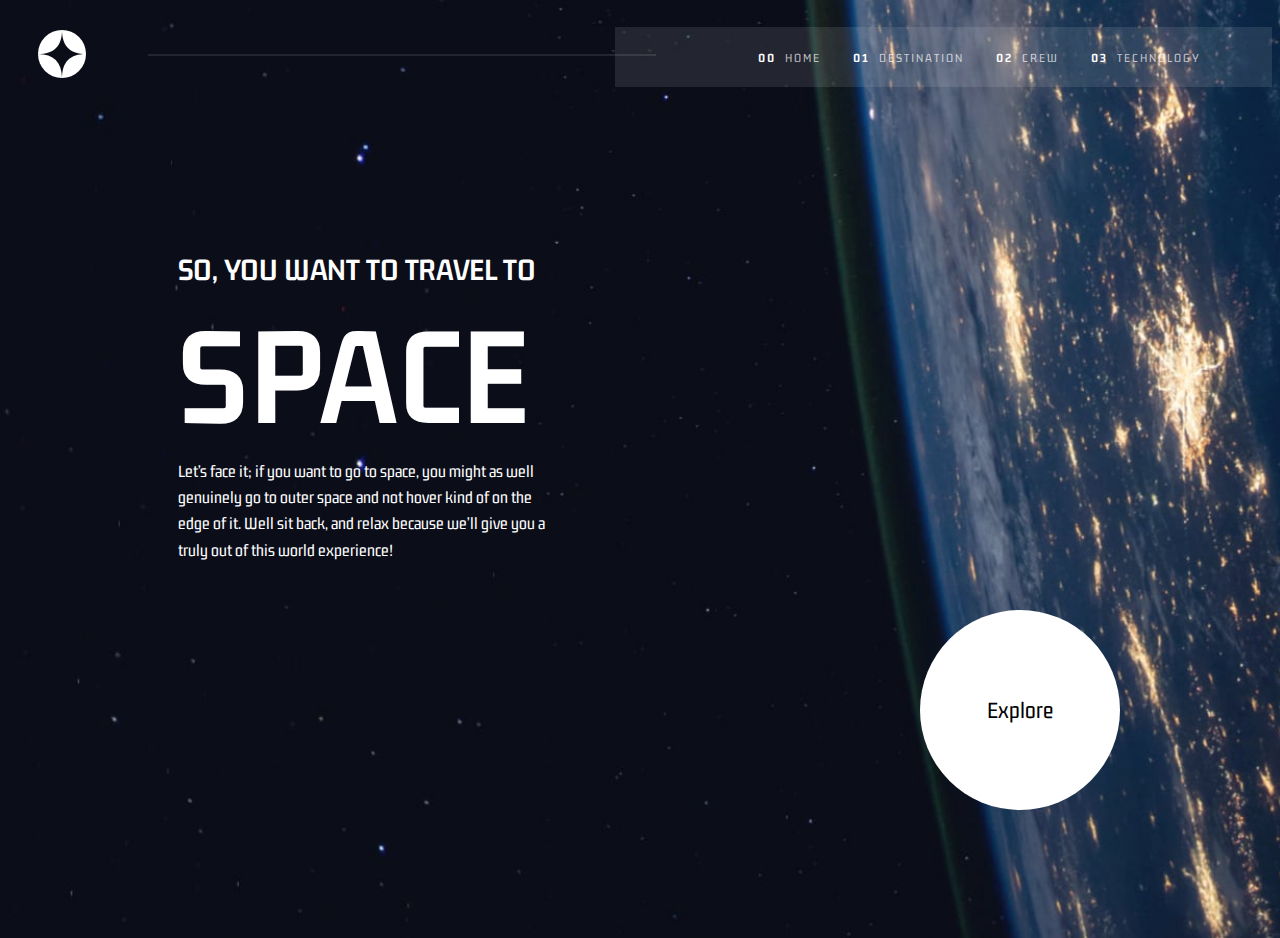
<file: index.html>
<!DOCTYPE html>
<html lang="en">

<head>
    <meta charset="UTF-8">
    <meta http-equiv="X-UA-Compatible" content="IE=edge">
    <meta name="viewport" content="width=device-width, initial-scale=1.0">
    <link rel="shortcut icon" href="images/favicon.ico" type="image/x-icon">
    <link rel="stylesheet" href="css/styles.css">
    <link rel="preconnect" href="https://fonts.googleapis.com">
    <link rel="preconnect" href="https://fonts.gstatic.com" crossorigin>
    <link href="https://fonts.googleapis.com/css2?family=Gemunu+Libre:wght@500;700&display=swap" rel="stylesheet">
    <title>Space Tour</title>
</head>

<body>
    <div class="container">
        <header>
            <img src="images/logo.svg" alt="logo" class="logo">
            <hr>
            <div class="nav">
                <ul>
                    <li><a href="index.html"><span class="no">00</span> home</a></li>
                    <li><a href="destination.html"><span class="no">01</span> destination</a></li>
                    <li><a href="crew1.html"><span class="no">02</span> crew</a></li>
                    <li><a href="tech1.html"><span class="no">03</span> technology</a></li>
                </ul>
            </div>
        </header>
        <main>
            <div class="content">

                <h3 class="h3">So, you want to travel to </h3><br>
                <h1 class="h1">Space</h1><br>
                <p>
                    Let’s face it; if you want to go to space, you might as well genuinely go to outer space and not
                    hover kind of on the edge of it. Well sit back, and relax because we’ll give you a truly out of this
                    world experience!
                </p>

            </div>
            <div class="explore">
                <span class="ex"><a href="destination.html">Explore</a></span>
            </div>
        </main>
    </div>
</body>

</html>
</file>
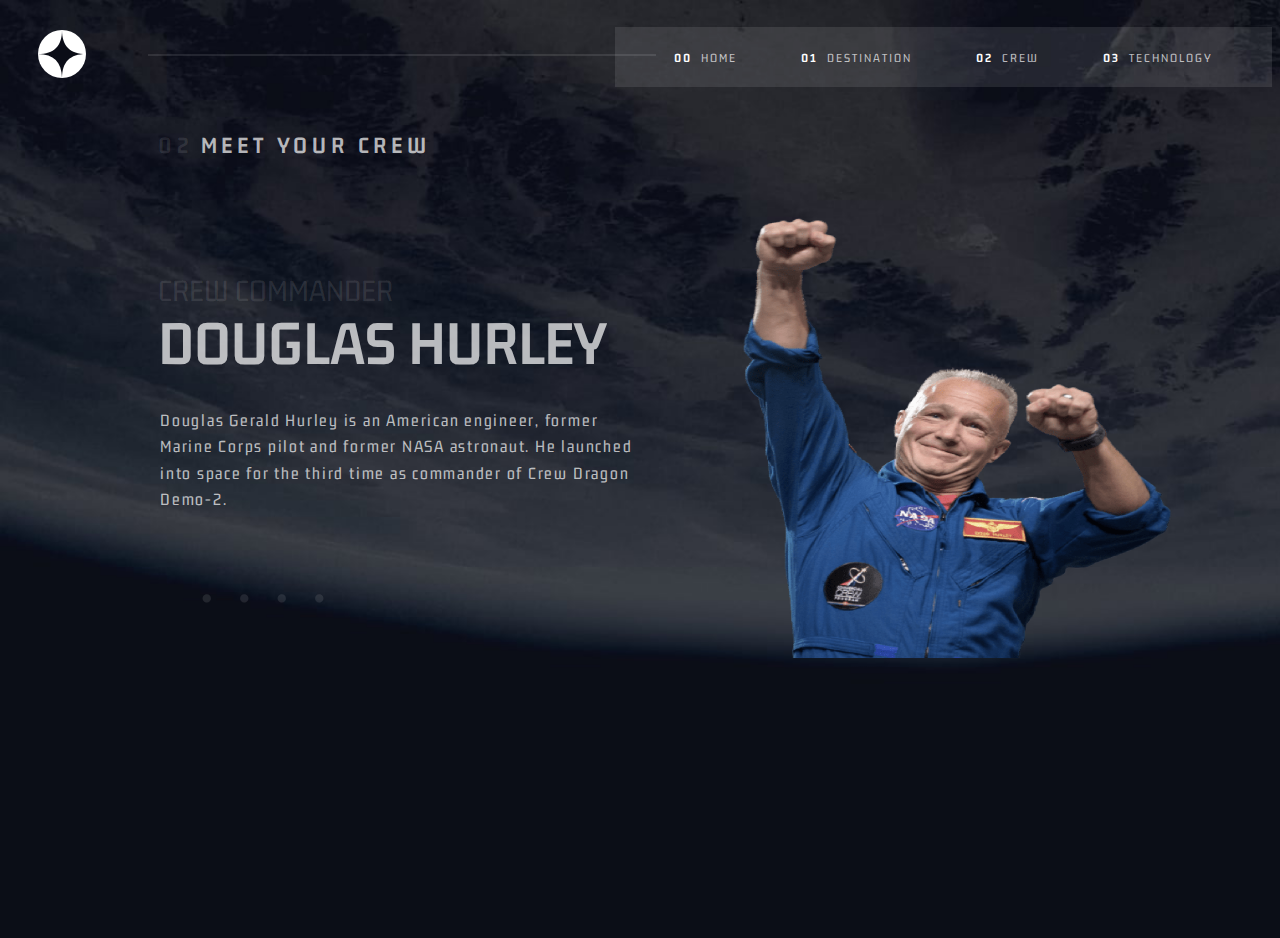
<file: crew1.html>
<!DOCTYPE html>
<html lang="en">

<head>
    <meta charset="UTF-8">
    <meta http-equiv="X-UA-Compatible" content="IE=edge">
    <meta name="viewport" content="width=device-width, initial-scale=1.0">
    <link rel="shortcut icon" href="images/favicon.ico" type="image/x-icon">
    <link rel="stylesheet" href="css/crew.css">
    <link rel="preconnect" href="https://fonts.googleapis.com">
    <link rel="preconnect" href="https://fonts.gstatic.com" crossorigin>
    <link href="https://fonts.googleapis.com/css2?family=Gemunu+Libre:wght@500;700&display=swap" rel="stylesheet">
    <title>Space Tour</title>
</head>

<body>
    <div class="container">
        <header>
            <img src="images/logo.svg" alt="logo" class="logo">
            <hr class="first">
            <div class="nav">
                <ul>
                    <li><a href="index.html"><span class="no">00</span> home</a></li>
                    <li><a href="destination.html"><span class="no">01</span> destination</a></li>
                    <li><a href="crew1.html"><span class="no">02</span> crew</a></li>
                    <li><a href="tech1.html"><span class="no">03</span> technology</a></li>
                </ul>
            </div>
        </header>
        <main>
            <h1 class="heading"><span>02</span>meet your crew</h1>
            <div class="content">
                <div class="img-content">
                    <span class="sm">crew Commander</span>
                    <h2>Douglas Hurley </h2>
                    <p>
                        Douglas Gerald Hurley is an American engineer, former Marine Corps pilot and former NASA
                        astronaut. He launched into space for the third time as commander of Crew Dragon Demo-2.
                    </p>
                    <div class="nav-bottom">
                        <ul>
                            <li><a href="crew1.html">.</a></li>
                            <li><a href="crew2.html">.</a></li>
                            <li><a href="crew3.html">.</a></li>
                            <li><a href="crew4.html">.</a></li>
                        </ul>
                    </div>
                </div>
                <div class="img">
                    <img src="images/image-douglas-hurley.png" alt="crew1-img">
                </div>
            </div>
        </main>
    </div>
</body>

</html>
</file>
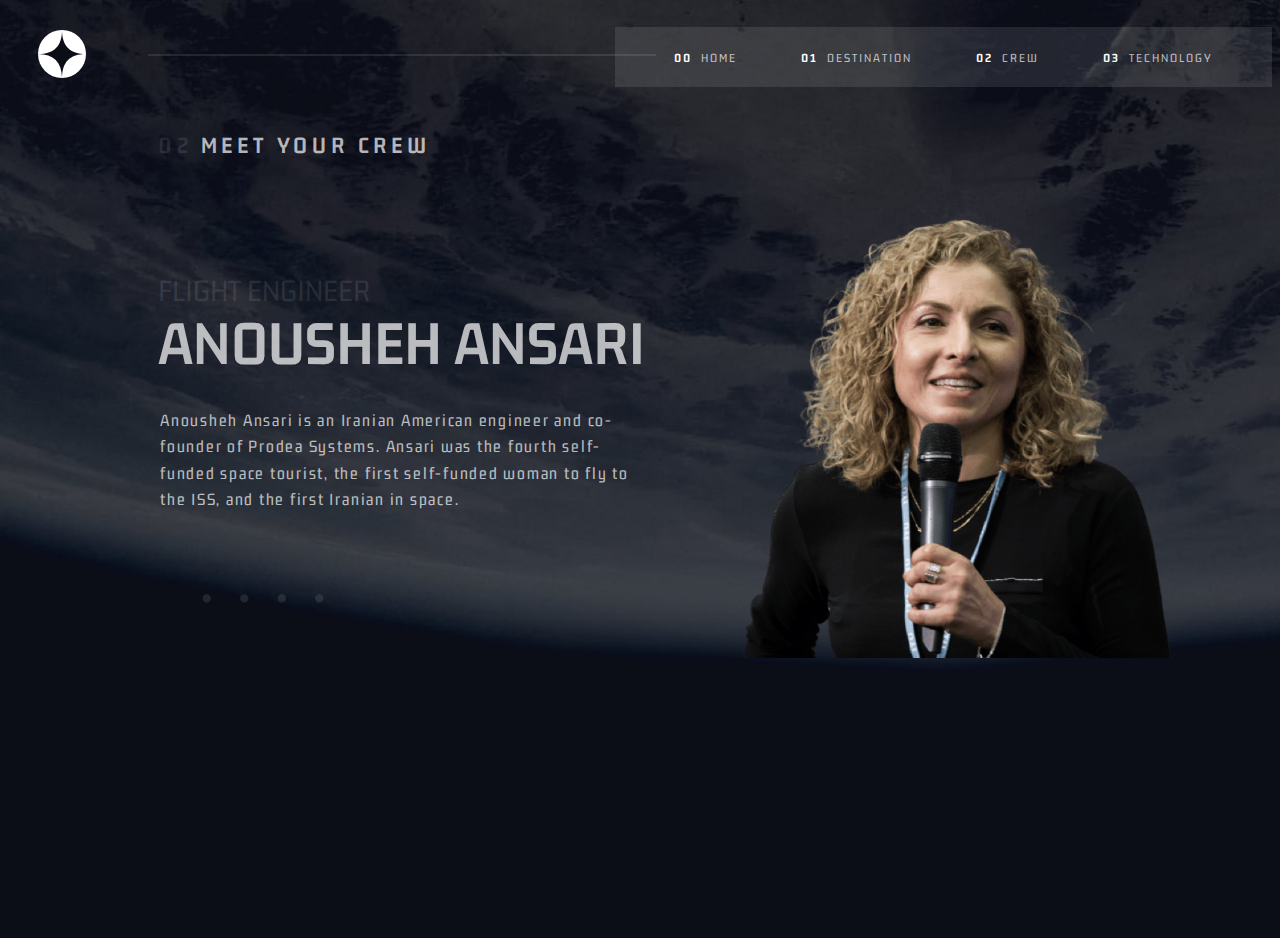
<file: crew2.html>
<!DOCTYPE html>
<html lang="en">

<head>
    <meta charset="UTF-8">
    <meta http-equiv="X-UA-Compatible" content="IE=edge">
    <meta name="viewport" content="width=device-width, initial-scale=1.0">
    <link rel="shortcut icon" href="images/favicon.ico" type="image/x-icon">
    <link rel="stylesheet" href="css/crew.css">
    <link rel="preconnect" href="https://fonts.googleapis.com">
    <link rel="preconnect" href="https://fonts.gstatic.com" crossorigin>
    <link href="https://fonts.googleapis.com/css2?family=Gemunu+Libre:wght@500;700&display=swap" rel="stylesheet">
    <title>Space Tour</title>
</head>

<body>
    <div class="container">
        <header>
            <img src="images/logo.svg" alt="logo" class="logo">
            <hr class="first">
            <div class="nav">
                <ul>
                    <li><a href="index.html"><span class="no">00</span> home</a></li>
                    <li><a href="destination.html"><span class="no">01</span> destination</a></li>
                    <li><a href="crew1.html"><span class="no">02</span> crew</a></li>
                    <li><a href="tech1.html"><span class="no">03</span> technology</a></li>
                </ul>
            </div>
        </header>
        <main>
            <h1 class="heading"><span>02</span>meet your crew</h1>
            <div class="content">
                <div class="img-content">
                    <span class="sm">Flight engineer</span>
                    <h2>anousheh ansari</h2>
                    <p>
                        Anousheh Ansari is an Iranian American engineer and co-founder of Prodea Systems. Ansari was the
                        fourth self-funded space tourist, the first self-funded woman to fly to the ISS, and the first
                        Iranian in space.
                    </p>
                    <div class="nav-bottom">
                        <ul>
                            <li><a href="crew1.html">.</a></li>
                            <li><a href="crew2.html">.</a></li>
                            <li><a href="crew3.html">.</a></li>
                            <li><a href="crew4.html">.</a></li>
                        </ul>
                    </div>
                </div>
                <div class="img">
                    <img src="images/image-anousheh-ansari.png" alt="crew2-img">
                </div>
            </div>
        </main>
    </div>
</body>

</html>
</file>
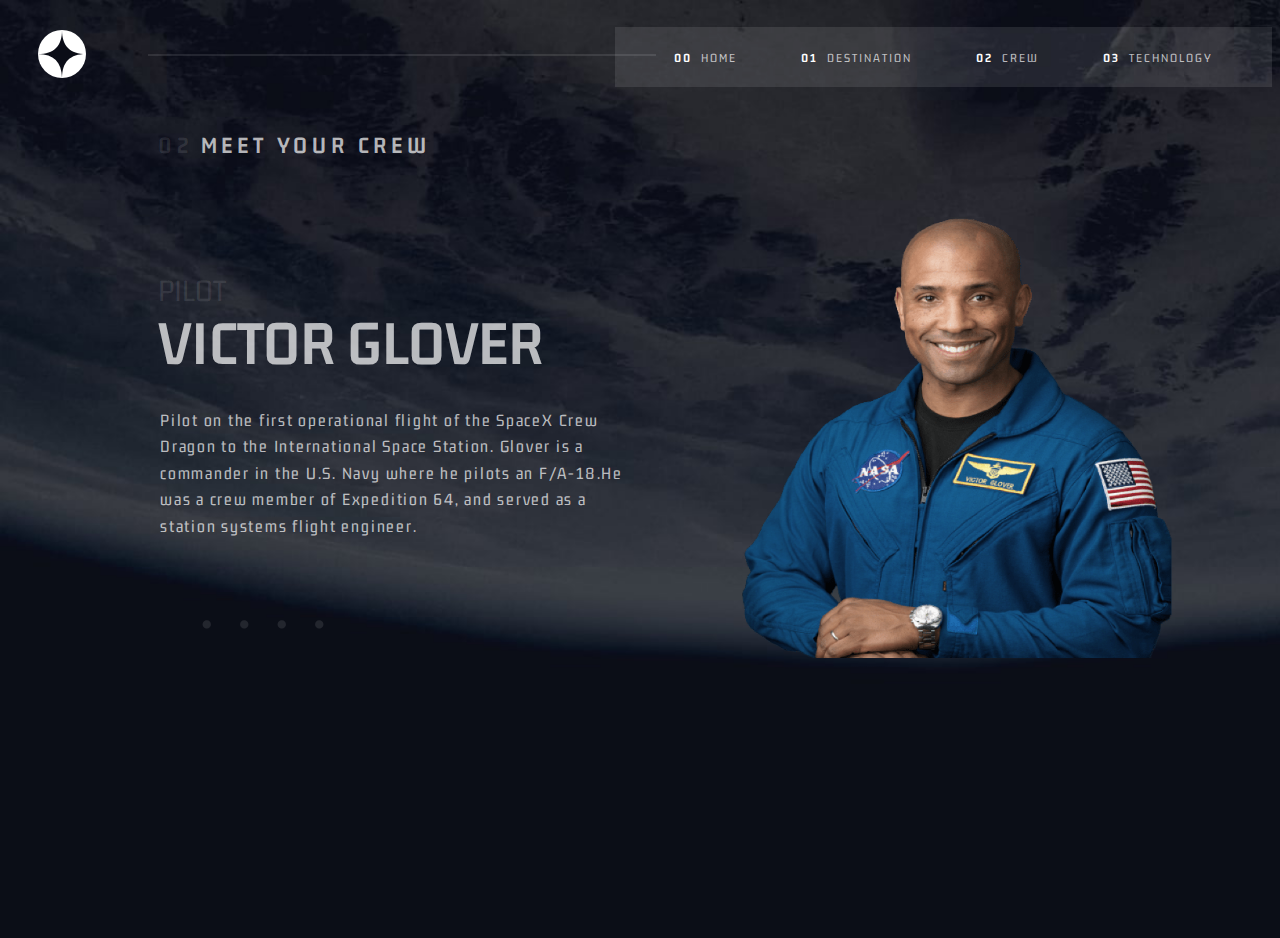
<file: crew3.html>
<!DOCTYPE html>
<html lang="en">

<head>
    <meta charset="UTF-8">
    <meta http-equiv="X-UA-Compatible" content="IE=edge">
    <meta name="viewport" content="width=device-width, initial-scale=1.0">
    <link rel="shortcut icon" href="images/favicon.ico" type="image/x-icon">
    <link rel="stylesheet" href="css/crew.css">
    <link rel="preconnect" href="https://fonts.googleapis.com">
    <link rel="preconnect" href="https://fonts.gstatic.com" crossorigin>
    <link href="https://fonts.googleapis.com/css2?family=Gemunu+Libre:wght@500;700&display=swap" rel="stylesheet">
    <title>Space Tour</title>
</head>

<body>
    <div class="container">
        <header>
            <img src="images/logo.svg" alt="logo" class="logo">
            <hr class="first">
            <div class="nav">
                <ul>
                    <li><a href="index.html"><span class="no">00</span> home</a></li>
                    <li><a href="destination.html"><span class="no">01</span> destination</a></li>
                    <li><a href="crew1.html"><span class="no">02</span> crew</a></li>
                    <li><a href="tech1.html"><span class="no">03</span> technology</a></li>
                </ul>
            </div>
        </header>
        <main>
            <h1 class="heading"><span>02</span>meet your crew</h1>
            <div class="content">
                <div class="img-content">
                    <span class="sm"> Pilot</span>
                    <h2>Victor Glover</h2>
                    <p>
                        Pilot on the first operational flight of the SpaceX Crew Dragon to the International Space
                        Station. Glover is a commander in the U.S. Navy where he pilots an F/A-18.He was a crew member
                        of Expedition 64, and served as a station systems flight engineer.
                    </p>
                    <div class="nav-bottom">
                        <ul>
                            <li><a href="crew1.html">.</a></li>
                            <li><a href="crew2.html">.</a></li>
                            <li><a href="crew3.html">.</a></li>
                            <li><a href="crew4.html">.</a></li>
                        </ul>
                    </div>
                </div>
                <div class="img">
                    <img src="images/image-victor-glover.png" alt="crew3-img">
                </div>
            </div>
        </main>
    </div>
</body>

</html>
</file>
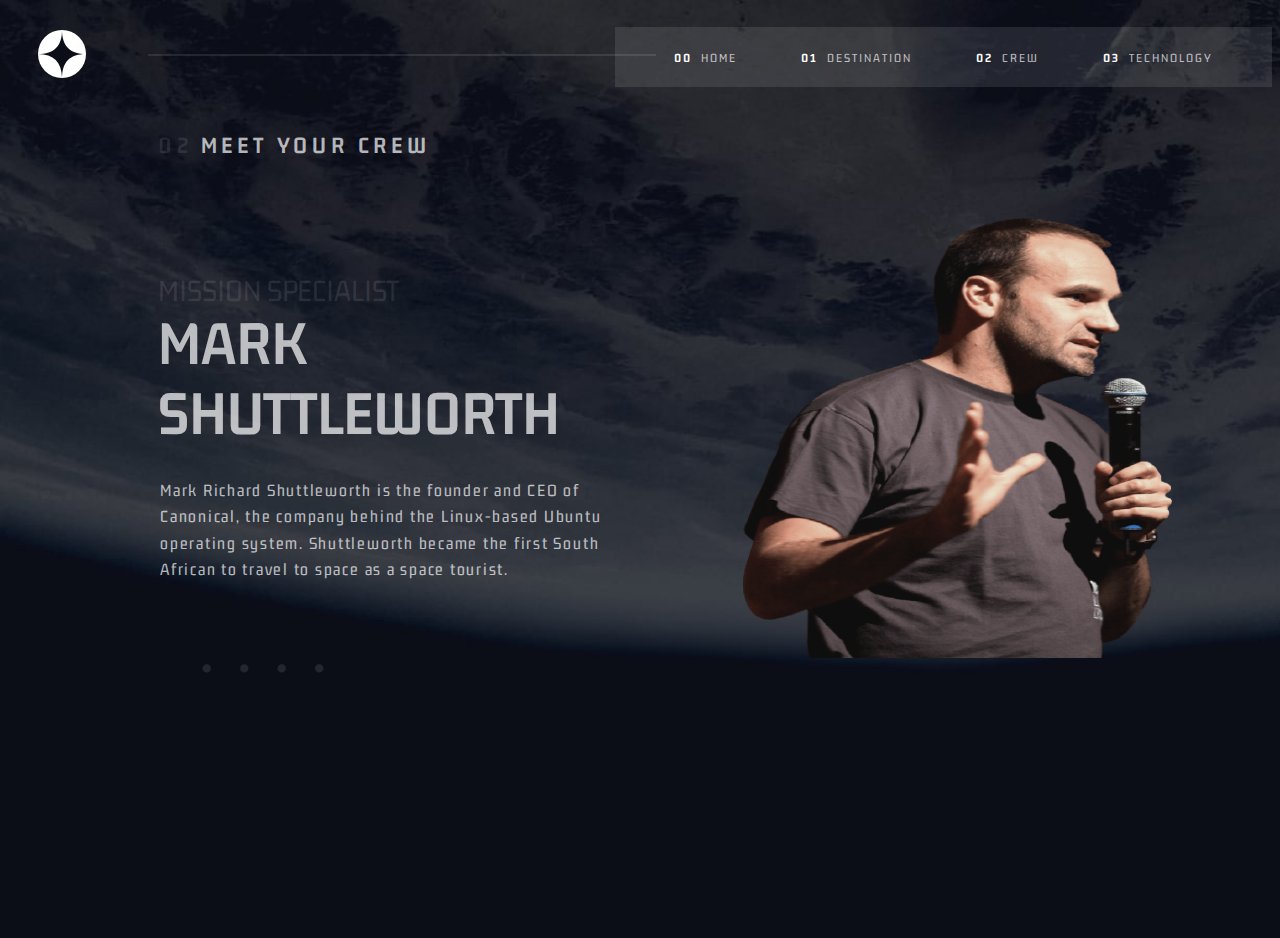
<file: crew4.html>
<!DOCTYPE html>
<html lang="en">

<head>
    <meta charset="UTF-8">
    <meta http-equiv="X-UA-Compatible" content="IE=edge">
    <meta name="viewport" content="width=device-width, initial-scale=1.0">
    <link rel="shortcut icon" href="images/favicon.ico" type="image/x-icon">
    <link rel="stylesheet" href="css/crew.css">
    <link rel="preconnect" href="https://fonts.googleapis.com">
    <link rel="preconnect" href="https://fonts.gstatic.com" crossorigin>
    <link href="https://fonts.googleapis.com/css2?family=Gemunu+Libre:wght@500;700&display=swap" rel="stylesheet">
    <title>Space Tour</title>
</head>

<body>
    <div class="container">
        <header>
            <img src="images/logo.svg" alt="logo" class="logo">
            <hr class="first">
            <div class="nav">
                <ul>
                    <li><a href="index.html"><span class="no">00</span> home</a></li>
                    <li><a href="destination.html"><span class="no">01</span> destination</a></li>
                    <li><a href="crew1.html"><span class="no">02</span> crew</a></li>
                    <li><a href="tech1.html"><span class="no">03</span> technology</a></li>
                </ul>
            </div>
        </header>
        <main>
            <h1 class="heading"><span>02</span>meet your crew</h1>
            <div class="content">
                <div class="img-content">
                    <span class="sm">Mission Specialist</span>
                    <h2> Mark Shuttleworth </h2>
                    <p>
                        Mark Richard Shuttleworth is the founder and CEO of Canonical, the company behind the
                        Linux-based Ubuntu operating system. Shuttleworth became the first South African to travel to
                        space as a space tourist.
                    </p>
                    <div class="nav-bottom">
                        <ul>
                            <li><a href="crew1.html">.</a></li>
                            <li><a href="crew2.html">.</a></li>
                            <li><a href="crew3.html">.</a></li>
                            <li><a href="crew4.html">.</a></li>
                        </ul>
                    </div>
                </div>
                <div class="img">
                    <img src="images/image-mark-shuttleworth.png" alt="crew3-img">
                </div>
            </div>
        </main>
    </div>
</body>

</html>
</file>
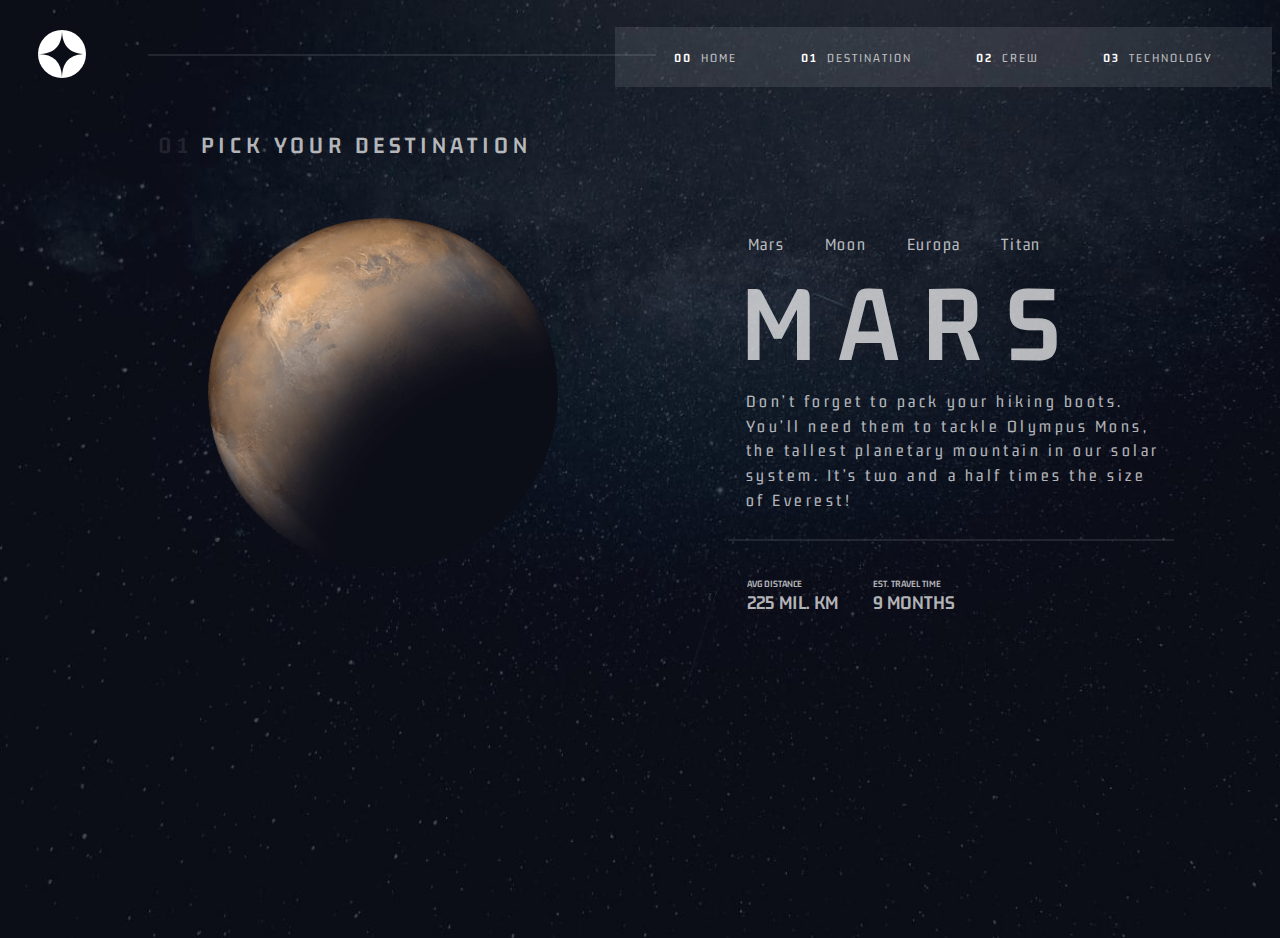
<file: destination.html>
<!DOCTYPE html>
<html lang="en">

<head>
    <meta charset="UTF-8">
    <meta http-equiv="X-UA-Compatible" content="IE=edge">
    <meta name="viewport" content="width=device-width, initial-scale=1.0">
    <link rel="shortcut icon" href="images/favicon.ico" type="image/x-icon">
    <link rel="stylesheet" href="css/destination.css">
    <link rel="preconnect" href="https://fonts.googleapis.com">
    <link rel="preconnect" href="https://fonts.gstatic.com" crossorigin>
    <link href="https://fonts.googleapis.com/css2?family=Gemunu+Libre:wght@500;700&display=swap" rel="stylesheet">
    <title>Space Tour</title>
</head>

<body>
    <div class="container">
        <header>
            <img src="images/logo.svg" alt="logo" class="logo">
            <hr class="first">
            <div class="nav">
                <ul>
                    <li><a href="index.html"><span class="no">00</span> home</a></li>
                    <li><a href="destination.html"><span class="no">01</span> destination</a></li>
                    <li><a href="crew1.html"><span class="no">02</span> crew</a></li>
                    <li><a href="tech1.html"><span class="no">03</span> technology</a></li>
                </ul>
            </div>
        </header>
        <main>
            <h1 class="heading"><span>01</span>Pick your destination</h1>
            <div class="content">
                <div class="img">
                    <img src="images/image-mars.png" alt="mars-img">
                </div>
                <div class="img-content">
                    <div class="dest-nav">
                        <ul>
                            <li><a href="destination.html">Mars</a></li>
                            <li><a href="moon.html">Moon</a></li>
                            <li><a href="europa.html">Europa</a></li>
                            <li><a href="titan.html"> Titan</a></li>
                        </ul>
                    </div>
                    <h2 class="mars">Mars</h2>
                    <p>
                        Don’t forget to pack your hiking boots. You’ll need them to tackle Olympus Mons, the tallest
                        planetary mountain in our solar system. It’s two and a half times the size of Everest!
                    </p>
                    <hr class="second">
                    <div class="t-time">

                        <h3 class="distance">
                            <span>Avg distance

                            </span><br> 225 mil. km
                        </h3>

                        <h3 class="travel">
                            <span>
                                Est. travel time
                            </span><br> 9 months
                        </h3>
                    </div>
                </div>
        </main>
    </div>
</body>

</html>
</file>
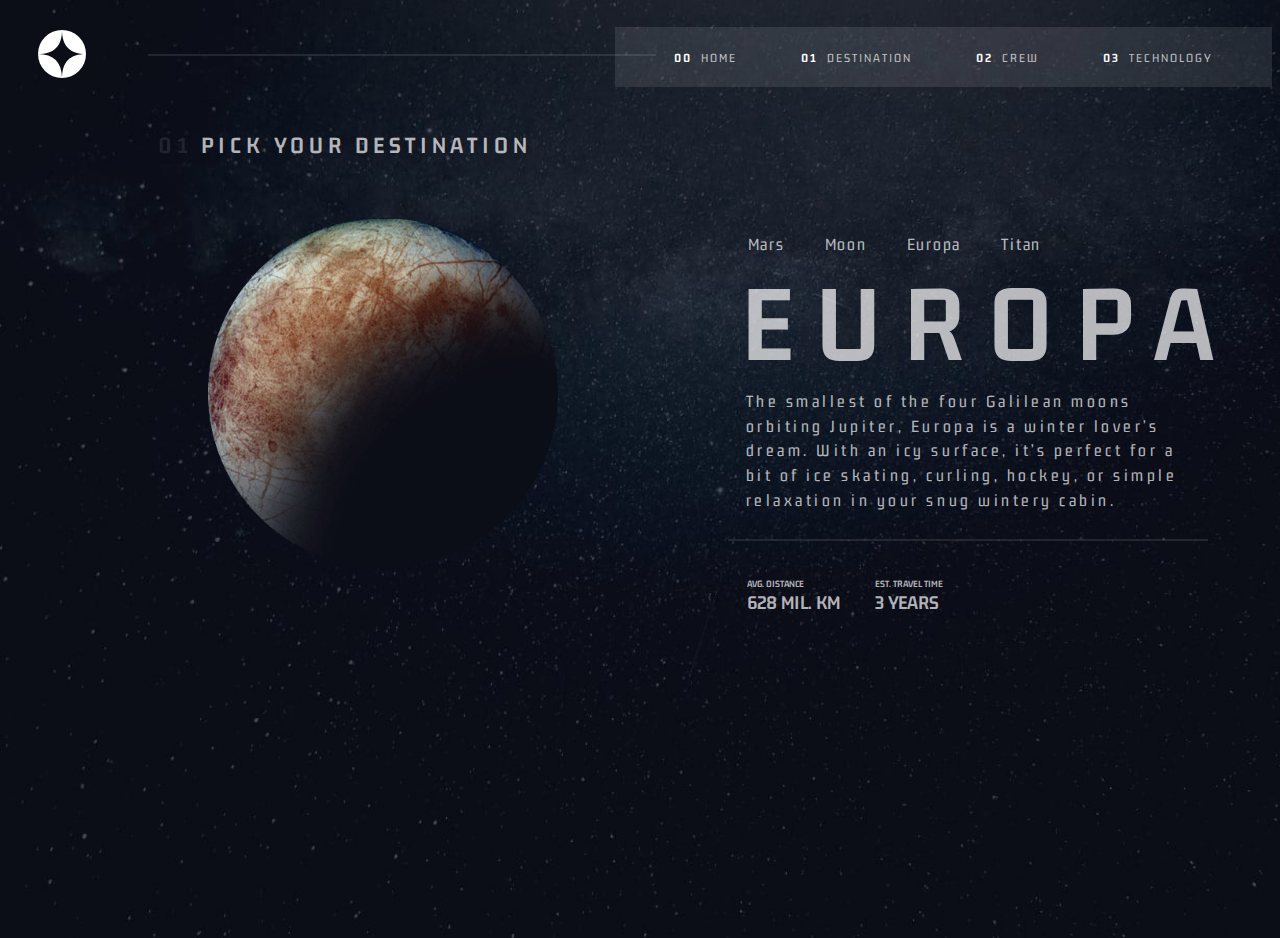
<file: europa.html>
<!DOCTYPE html>
<html lang="en">

<head>
    <meta charset="UTF-8">
    <meta http-equiv="X-UA-Compatible" content="IE=edge">
    <meta name="viewport" content="width=device-width, initial-scale=1.0">
    <link rel="shortcut icon" href="images/favicon.ico" type="image/x-icon">
    <link rel="stylesheet" href="css/destination.css">
    <link rel="preconnect" href="https://fonts.googleapis.com">
    <link rel="preconnect" href="https://fonts.gstatic.com" crossorigin>
    <link href="https://fonts.googleapis.com/css2?family=Gemunu+Libre:wght@500;700&display=swap" rel="stylesheet">
    <title>Space Tour</title>
</head>

<body>
    <div class="container">
        <header>
            <img src="images/logo.svg" alt="logo" class="logo">
            <hr class="first">
            <div class="nav">
                <ul>
                    <li><a href="index.html"><span class="no">00</span> home</a></li>
                    <li><a href="destination.html"><span class="no">01</span> destination</a></li>
                    <li><a href="crew1.html"><span class="no">02</span> crew</a></li>
                    <li><a href="tech1.html"><span class="no">03</span> technology</a></li>
                </ul>
            </div>
        </header>
        <main>
            <h1 class="heading"><span>01</span>Pick your destination</h1>
            <div class="content">
                <div class="img">
                    <img src="images/image-europa.png" alt="moon-img">
                </div>
                <div class="img-content">
                    <div class="dest-nav">
                        <ul>
                            <li><a href="destination.html">Mars</a></li>
                            <li><a href="moon.html">Moon</a></li>
                            <li><a href="europa.html">Europa</a></li>
                            <li><a href="titan.html"> Titan</a></li>
                        </ul>
                    </div>
                    <h2 class="mars">europa</h2>
                    <p>
                        The smallest of the four Galilean moons orbiting Jupiter, Europa is a winter lover’s dream. With
                        an icy surface, it’s perfect for a bit of ice skating, curling, hockey, or simple relaxation in
                        your snug wintery cabin.
                    </p>
                    <hr class="second">
                    <div class="t-time">

                        <h3 class="distance">
                            <span>Avg. distance

                            </span><br> 628 mil. km
                        </h3>

                        <h3 class="travel">
                            <span>
                                Est. travel time
                            </span><br> 3 years
                        </h3>
                    </div>
                </div>
        </main>
    </div>
</body>

</html>
</file>
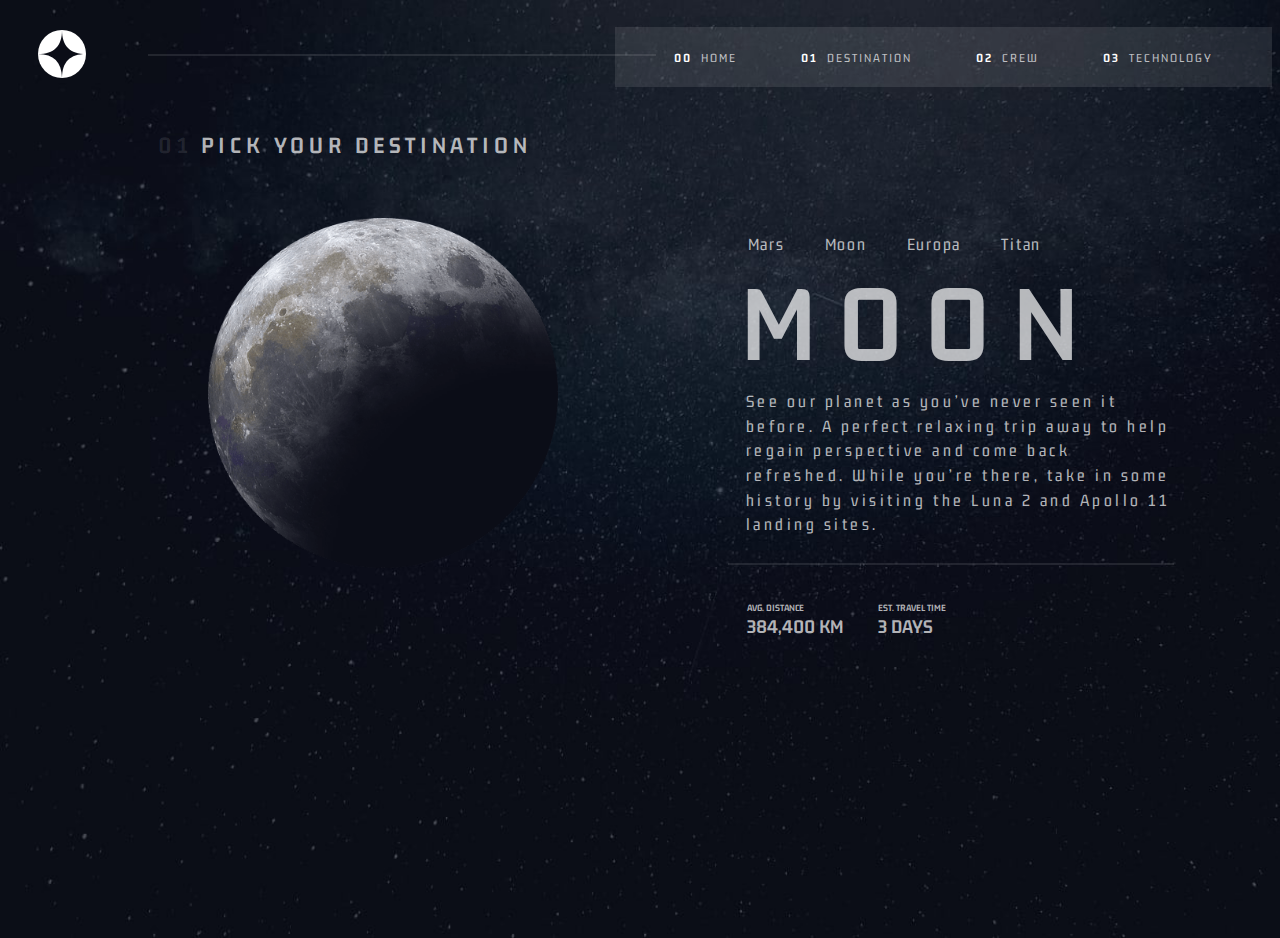
<file: moon.html>
<!DOCTYPE html>
<html lang="en">

<head>
    <meta charset="UTF-8">
    <meta http-equiv="X-UA-Compatible" content="IE=edge">
    <meta name="viewport" content="width=device-width, initial-scale=1.0">
    <link rel="shortcut icon" href="images/favicon.ico" type="image/x-icon">
    <link rel="stylesheet" href="css/destination.css">
    <link rel="preconnect" href="https://fonts.googleapis.com">
    <link rel="preconnect" href="https://fonts.gstatic.com" crossorigin>
    <link href="https://fonts.googleapis.com/css2?family=Gemunu+Libre:wght@500;700&display=swap" rel="stylesheet">
    <title>Space Tour</title>
</head>

<body>
    <div class="container">
        <header>
            <img src="images/logo.svg" alt="logo" class="logo">
            <hr class="first">
            <div class="nav">
                <ul>
                    <li><a href="index.html"><span class="no">00</span> home</a></li>
                    <li><a href="destination.html"><span class="no">01</span> destination</a></li>
                    <li><a href="crew1.html"><span class="no">02</span> crew</a></li>
                    <li><a href="tech1.html"><span class="no">03</span> technology</a></li>
                </ul>
            </div>
        </header>
        <main>
            <h1 class="heading"><span>01</span>Pick your destination</h1>
            <div class="content">
                <div class="img">
                    <img src="images/image-moon.png" alt="moon-img">
                </div>
                <div class="img-content">
                    <div class="dest-nav">
                        <ul>
                            <li><a href="destination.html">Mars</a></li>
                            <li><a href="moon.html">Moon</a></li>
                            <li><a href="europa.html">Europa</a></li>
                            <li><a href="titan.html"> Titan</a></li>
                        </ul>
                    </div>
                    <h2 class="mars">Moon</h2>
                    <p>
                        See our planet as you’ve never seen it before. A perfect relaxing trip away to help regain
                        perspective and come back refreshed. While you’re there, take in some history by visiting the
                        Luna 2 and Apollo 11 landing sites.
                    </p>
                    <hr class="second">
                    <div class="t-time">

                        <h3 class="distance">
                            <span>Avg. distance

                            </span><br> 384,400 km
                        </h3>

                        <h3 class="travel">
                            <span>
                                Est. travel time
                            </span><br> 3 days
                        </h3>
                    </div>
                </div>
        </main>
    </div>
</body>

</html>
</file>
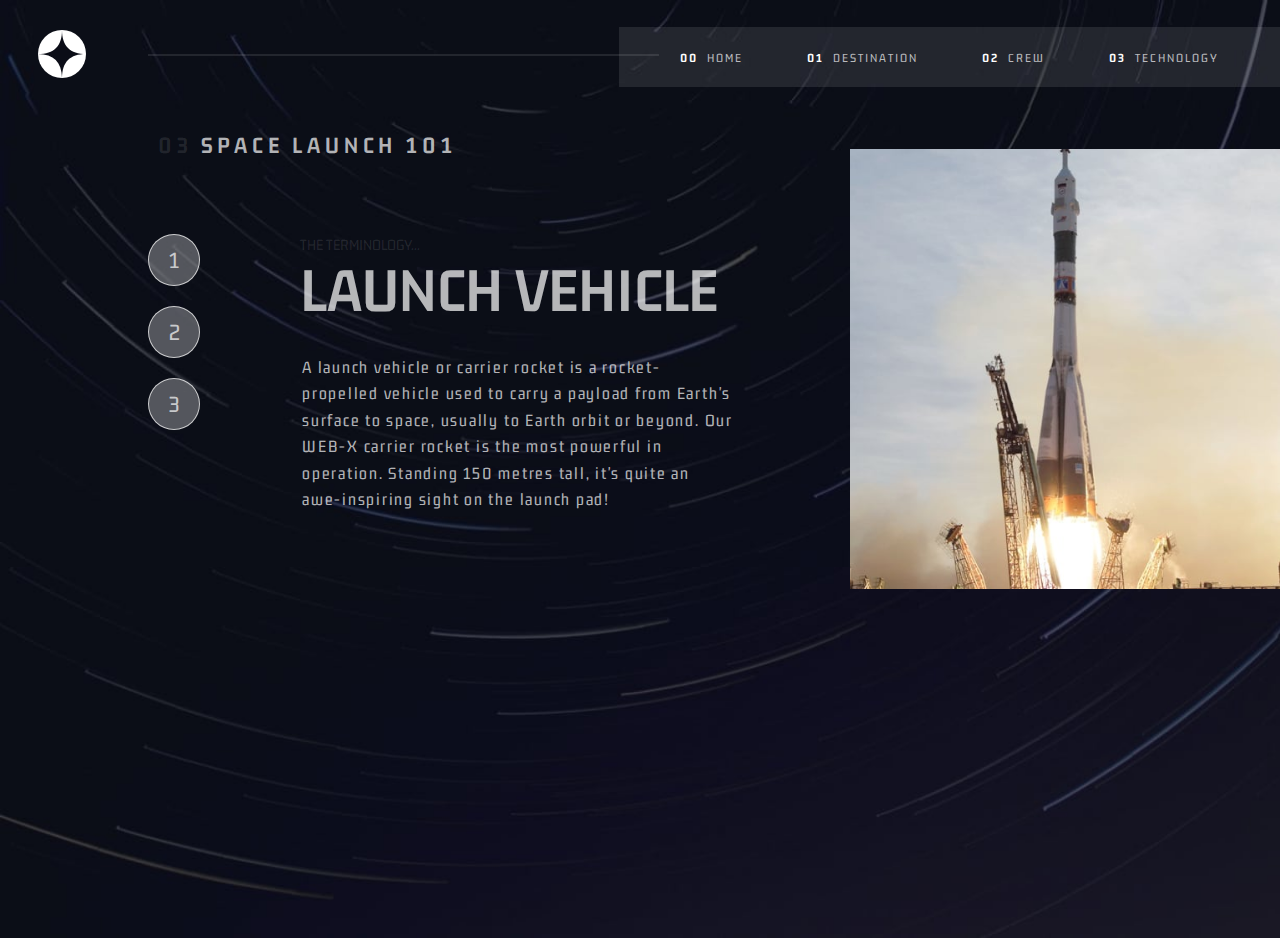
<file: tech1.html>
<!DOCTYPE html>
<html lang="en">

<head>
    <meta charset="UTF-8">
    <meta http-equiv="X-UA-Compatible" content="IE=edge">
    <meta name="viewport" content="width=device-width, initial-scale=1.0">
    <link rel="shortcut icon" href="images/favicon.ico" type="image/x-icon">
    <link rel="stylesheet" href="css/tech.css">
    <link rel="preconnect" href="https://fonts.googleapis.com">
    <link rel="preconnect" href="https://fonts.gstatic.com" crossorigin>
    <link href="https://fonts.googleapis.com/css2?family=Gemunu+Libre:wght@500;700&display=swap" rel="stylesheet">
    <title>Space Tour</title>
</head>

<body>
    <div class="container">
        <header>
            <img src="images/logo.svg" alt="logo" class="logo">
            <hr class="first">
            <div class="nav">
                <ul>
                    <li><a href="index.html"><span class="no">00</span> home</a></li>
                    <li><a href="destination.html"><span class="no">01</span> destination</a></li>
                    <li><a href="crew1.html"><span class="no">02</span> crew</a></li>
                    <li><a href="tech1.html"><span class="no">03</span> technology</a></li>
                </ul>
            </div>
        </header>
        <main>
            <h1 class="heading"><span>03</span>space launch 101</h1>
            <div class="content">
                <div class="numbers">
                    <ul>
                        <li><a href="tech1.html">1</a></li>
                        <li><a href="tech2.html">2</a></li>
                        <li><a href="tech3.html">3</a></li>
                    </ul>
                </div>
                <div class="img-content">
                    <span class="sm">the terminology...</span>
                    <h2>launch vehicle</h2>
                    <p> A launch vehicle or carrier rocket is a rocket-propelled vehicle used to carry a payload from
                        Earth's surface to space, usually to Earth orbit or beyond. Our WEB-X carrier rocket is the most
                        powerful in operation. Standing 150 metres tall, it's quite an awe-inspiring sight on the launch
                        pad!</p>
                </div>
                <div class="img">
                    <img src="images/image-launch-vehicle-portrait.jpg" alt="tech1-img">
                </div>
            </div>
        </main>
    </div>
</body>

</html>
</file>
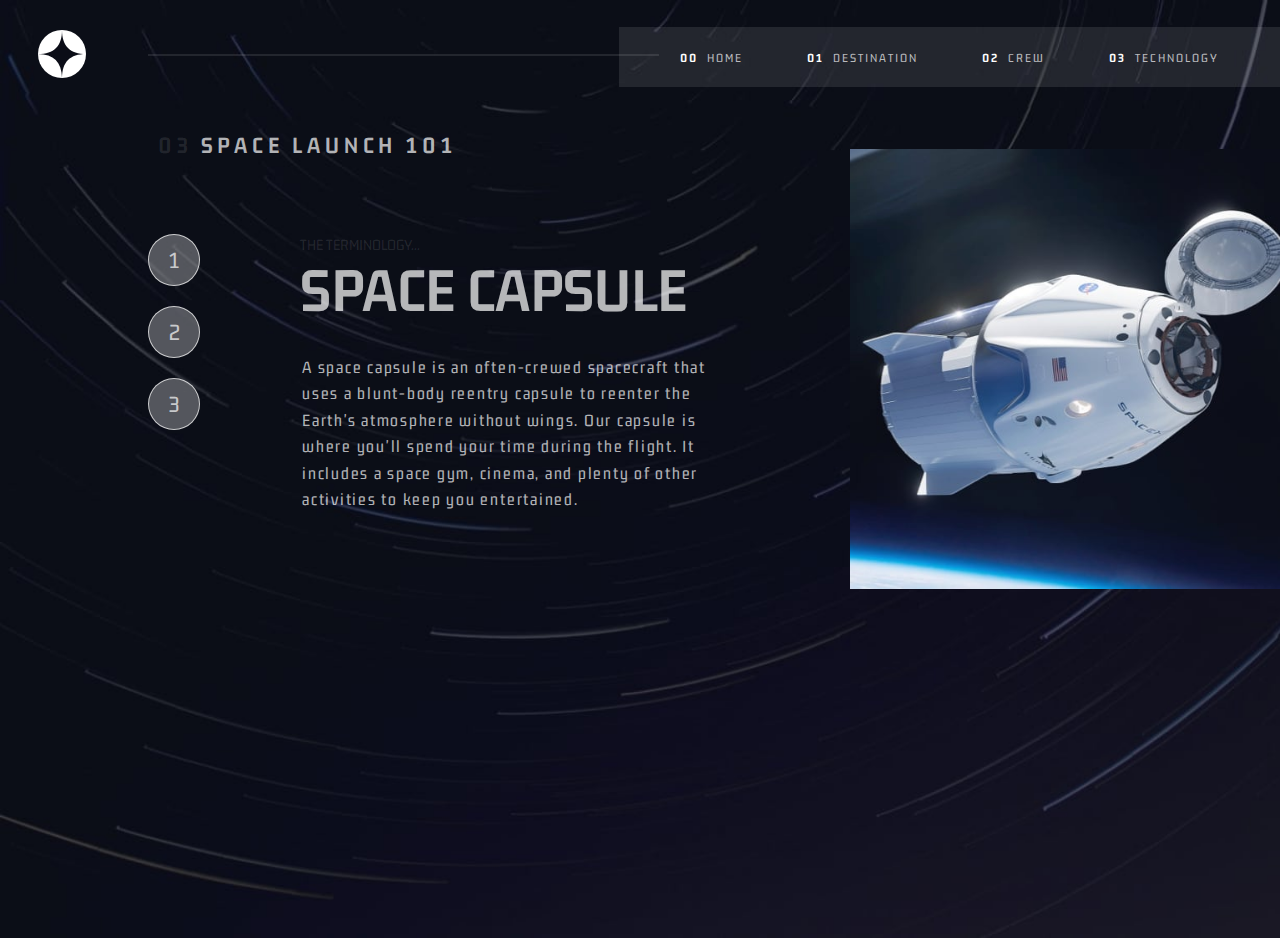
<file: tech2.html>
<!DOCTYPE html>
<html lang="en">

<head>
    <meta charset="UTF-8">
    <meta http-equiv="X-UA-Compatible" content="IE=edge">
    <meta name="viewport" content="width=device-width, initial-scale=1.0">
    <link rel="shortcut icon" href="images/favicon.ico" type="image/x-icon">
    <link rel="stylesheet" href="css/tech.css">
    <link rel="preconnect" href="https://fonts.googleapis.com">
    <link rel="preconnect" href="https://fonts.gstatic.com" crossorigin>
    <link href="https://fonts.googleapis.com/css2?family=Gemunu+Libre:wght@500;700&display=swap" rel="stylesheet">
    <title>Space Tour</title>
</head>

<body>
    <div class="container">
        <header>
            <img src="images/logo.svg" alt="logo" class="logo">
            <hr class="first">
            <div class="nav">
                <ul>
                    <li><a href="index.html"><span class="no">00</span> home</a></li>
                    <li><a href="destination.html"><span class="no">01</span> destination</a></li>
                    <li><a href="crew1.html"><span class="no">02</span> crew</a></li>
                    <li><a href="tech1.html"><span class="no">03</span> technology</a></li>
                </ul>
            </div>
        </header>
        <main>
            <h1 class="heading"><span>03</span>space launch 101</h1>
            <div class="content">
                <div class="numbers">
                    <ul>
                        <li><a href="tech1.html">1</a></li>
                        <li><a href="tech2.html">2</a></li>
                        <li><a href="tech3.html">3</a></li>
                    </ul>
                </div>
                <div class="img-content">
                    <span class="sm">the terminology...</span>
                    <h2>space capsule </h2>
                    <p> A space capsule is an often-crewed spacecraft that uses a blunt-body reentry capsule to reenter
                        the Earth's atmosphere without wings. Our capsule is where you'll spend your time during the
                        flight. It includes a space gym, cinema, and plenty of other activities to keep you entertained.
                    </p>
                </div>
                <div class="img">
                    <img src="images/image-space-capsule-portrait.jpg" alt="tech2-img">
                </div>
            </div>
        </main>
    </div>
</body>

</html>
</file>
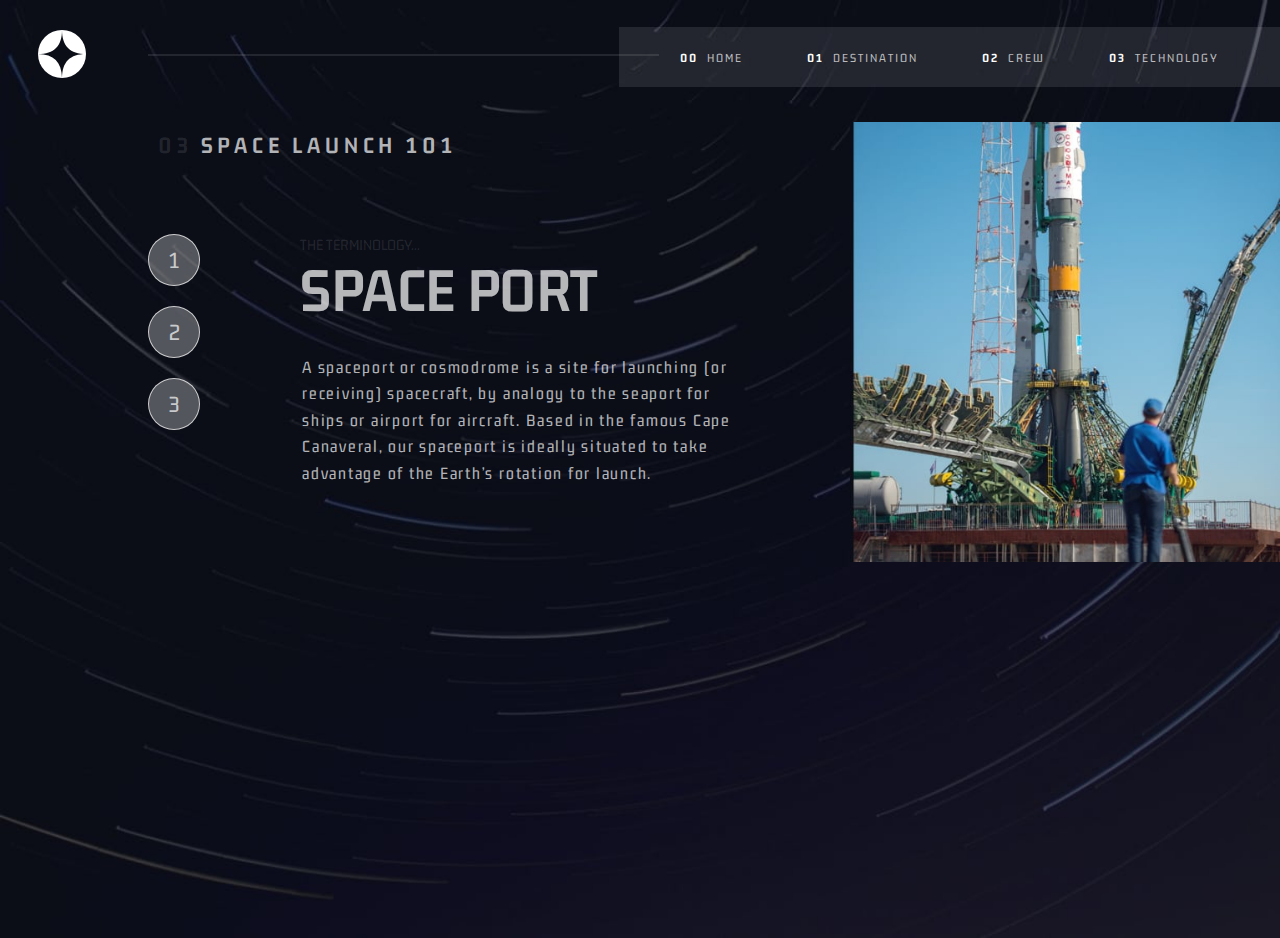
<file: tech3.html>
<!DOCTYPE html>
<html lang="en">

<head>
    <meta charset="UTF-8">
    <meta http-equiv="X-UA-Compatible" content="IE=edge">
    <meta name="viewport" content="width=device-width, initial-scale=1.0">
    <link rel="shortcut icon" href="images/favicon.ico" type="image/x-icon">
    <link rel="stylesheet" href="css/tech.css">
    <link rel="preconnect" href="https://fonts.googleapis.com">
    <link rel="preconnect" href="https://fonts.gstatic.com" crossorigin>
    <link href="https://fonts.googleapis.com/css2?family=Gemunu+Libre:wght@500;700&display=swap" rel="stylesheet">
    <title>Space Tour</title>
</head>

<body>
    <div class="container">
        <header>
            <img src="images/logo.svg" alt="logo" class="logo">
            <hr class="first">
            <div class="nav">
                <ul>
                    <li><a href="index.html"><span class="no">00</span> home</a></li>
                    <li><a href="destination.html"><span class="no">01</span> destination</a></li>
                    <li><a href="crew1.html"><span class="no">02</span> crew</a></li>
                    <li><a href="tech1.html"><span class="no">03</span> technology</a></li>
                </ul>
            </div>
        </header>
        <main>
            <h1 class="heading"><span>03</span>space launch 101</h1>
            <div class="content">
                <div class="numbers">
                    <ul>
                        <li><a href="tech1.html">1</a></li>
                        <li><a href="tech2.html">2</a></li>
                        <li><a href="tech3.html">3</a></li>
                    </ul>
                </div>
                <div class="img-content">
                    <span class="sm">the terminology...</span>
                    <h2>Space port</h2>
                    <p> A spaceport or cosmodrome is a site for launching (or receiving) spacecraft, by analogy to the
                        seaport for ships or airport for aircraft. Based in the famous Cape Canaveral, our spaceport is
                        ideally situated to take advantage of the Earth’s rotation for launch.</p>
                </div>
                <div class="img">
                    <img src="images/image-spaceport-portrait.jpg" alt="tech3-img">
                </div>
            </div>
        </main>
    </div>
</body>

</html>
</file>
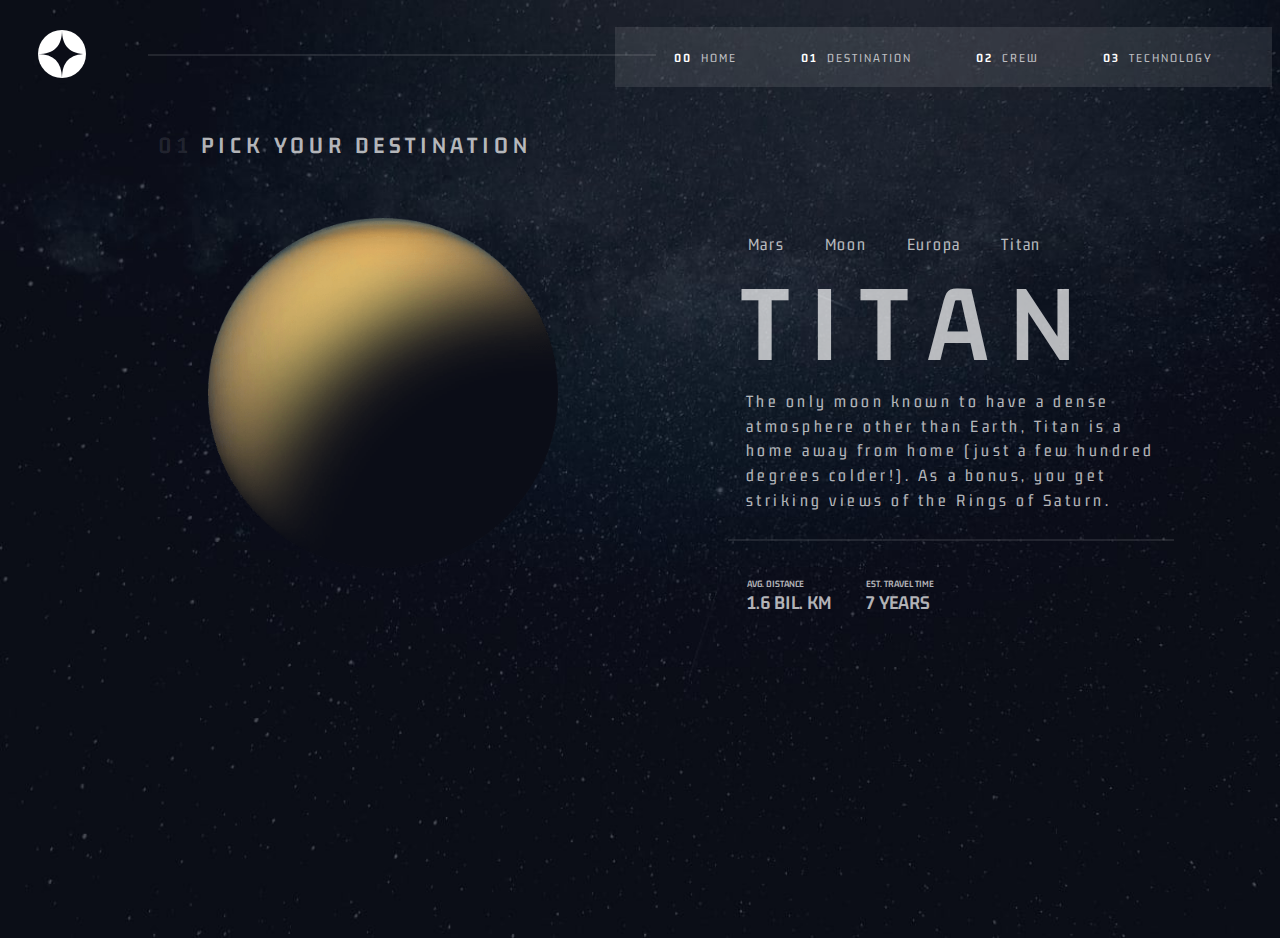
<file: titan.html>
<!DOCTYPE html>
<html lang="en">

<head>
    <meta charset="UTF-8">
    <meta http-equiv="X-UA-Compatible" content="IE=edge">
    <meta name="viewport" content="width=device-width, initial-scale=1.0">
    <link rel="shortcut icon" href="images/favicon.ico" type="image/x-icon">
    <link rel="stylesheet" href="css/destination.css">
    <link rel="preconnect" href="https://fonts.googleapis.com">
    <link rel="preconnect" href="https://fonts.gstatic.com" crossorigin>
    <link href="https://fonts.googleapis.com/css2?family=Gemunu+Libre:wght@500;700&display=swap" rel="stylesheet">
    <title>Space Tour</title>
</head>

<body>
    <div class="container">
        <header>
            <img src="images/logo.svg" alt="logo" class="logo">
            <hr class="first">
            <div class="nav">
                <ul>
                    <li><a href="index.html"><span class="no">00</span> home</a></li>
                    <li><a href="destination.html"><span class="no">01</span> destination</a></li>
                    <li><a href="crew1.html"><span class="no">02</span> crew</a></li>
                    <li><a href="tech1.html"><span class="no">03</span> technology</a></li>
                </ul>
            </div>
        </header>
        <main>
            <h1 class="heading"><span>01</span>Pick your destination</h1>
            <div class="content">
                <div class="img">
                    <img src="images/image-titan.png" alt="moon-img">
                </div>
                <div class="img-content">
                    <div class="dest-nav">
                        <ul>
                            <li><a href="destination.html">Mars</a></li>
                            <li><a href="moon.html">Moon</a></li>
                            <li><a href="europa.html">Europa</a></li>
                            <li><a href="titan.html"> Titan</a></li>
                        </ul>
                    </div>
                    <h2 class="mars">titan</h2>
                    <p>
                        The only moon known to have a dense atmosphere other than Earth, Titan is a home away from home
                        (just a few hundred degrees colder!). As a bonus, you get striking views of the Rings of Saturn.
                    </p>
                    <hr class="second">
                    <div class="t-time">

                        <h3 class="distance">
                            <span>Avg. distance

                            </span><br> 1.6 bil. km
                        </h3>

                        <h3 class="travel">
                            <span>
                                Est. travel time
                            </span><br> 7 years
                        </h3>
                    </div>
                </div>
        </main>
    </div>
</body>

</html>
</file>
<file: css/styles.css>
body {
    background: url("../images/background-home-desktop.jpg");
    height: 100vh;
    background-size: cover;
}

header {
    margin-top: 30px;
    position: relative;
    margin-bottom: 170px;
}

.logo {
    margin-left: 30px;
}

hr {
    width: 40%;
    position: absolute;
    top: 16px;
    left: 140px;
    border: 1px solid rgba(255, 255, 255, 0.1);
}

.nav {
    position: absolute;
    top: -3px;
    right: 0;
    background-color: rgba(255, 255, 255, 0.1);
    display: flex;
    justify-content: center;
    align-items: center;
    width: 52%;
    height: 60px;
    box-sizing: border-box;
}

.nav ul {
    float: right;
    box-sizing: border-box;
}

.nav ul li {
    float: left;
    list-style: none;
}

span.no {
    color: #fff;
    font-weight: bold;
    margin-right: 5px;
}

.nav ul li a {
    text-decoration: none;
    margin-left: 2.5em;
    color: rgba(255, 255, 255, 0.7);
    text-transform: uppercase;
    font-size: 0.8em;
    position: relative;
    position: relative;
    font-family: 'Gemunu Libre';
    letter-spacing: 2px;
}

.container header .nav ul li a::after {
    content: "";
    width: 0;
    height: 0.2em;
    background: rgba(255, 255, 255, 1);
    position: absolute;
    bottom: -25px;
    left: 0;
    transition: 500ms cubic-bezier(0.17, 0.67, 0.44, 1.01);
}

/*.container header .nav ul li a:active::after{
    content: "";
    border-bottom: 0.2em solid rgba(255, 255, 255, 1);
    margin-bottom: -20px;
    transition: 250ms ease-in-out;
}*/

.container header .nav ul li a:hover::after {
    width: 90%;
}


.content {
    width: 30%;
    margin-left: 170px;
}

.explore {
    width: 20%;
}

.content p {
    color: #fff;
    font-family: 'Gemunu Libre', sans-serif;
    font-size: 1.1em;
    line-height: 1.5em;
}

.content h3 {
    font-size: 2em;
    text-transform: uppercase;
    font-family: 'Gemunu Libre', sans-serif;
    color: #fff;
}

.content h1 {
    font-size: 9em;
    margin-top: -40px;
    margin-bottom: -30px;
    text-transform: uppercase;
    font-family: 'Gemunu Libre', sans-serif;
    color: #fff;
}

.explore {
    position: absolute;
    right: 160px;
    bottom: 90px;
    color: black;
    height: 200px;
    width: 200px;
    border-radius: 50%;
    background-color: #fff;
    display: flex;
    justify-content: center;
    align-items: center;
    font-size: 1.5em;
    font-weight: 400;
    font-family: 'Gemunu Libre';
}

span.ex a {
    text-decoration: none;
    color: black;

}

/* destination styles*/
</file>
<file: css/crew.css>
body {
    background: url("../images/background-crew-desktop.jpg");
    height: 100vh;
    background-size: cover;
}

header {
    margin-top: 30px;
    position: relative;
    margin-bottom: 50px;
}

.logo {
    margin-left: 30px;
}

hr.first {
    width: 40%;
    position: absolute;
    top: 16px;
    left: 140px;
    border: 1px solid rgba(255, 255, 255, 0.1);
}

.nav {
    position: absolute;
    top: -3px;
    right: 0;
    background-color: rgba(255, 255, 255, 0.1);
    display: flex;
    justify-content: center;
    align-items: center;
    width: 52%;
    height: 60px;
}

.nav ul {
    float: right;
    box-sizing: border-box;
    padding-left: 0;

}

.nav ul li {
    float: left;
    list-style: none;
}

span.no {
    color: #fff;
    font-weight: bold;
    margin-right: 5px;
}

.nav ul li a {
    text-decoration: none;
    margin-left: 2.5em;
    margin-right: 2.5em;
    color: rgba(255, 255, 255, 0.7);
    text-transform: uppercase;
    font-size: 0.8em;
    position: relative;
    position: relative;
    font-family: 'Gemunu Libre';
    letter-spacing: 2px;
}

.container header .nav ul li a::after {
    content: "";
    width: 0;
    height: 0.2em;
    background: rgba(255, 255, 255, 1);
    position: absolute;
    bottom: -25px;
    left: 0;
    transition: 500ms cubic-bezier(0.17, 0.67, 0.44, 1.01);
}

/*.container header .nav ul li a:active::after{
    content: "";
    border-bottom: 0.2em solid rgba(255, 255, 255, 1);
    margin-bottom: -20px;
    transition: 250ms ease-in-out;
}*/

.container header .nav ul li a:hover::after {
    width: 90%;
}


main h1.heading {
    color: rgba(255, 255, 255, 0.7);
    font-family: 'Gemunu Libre';
    font-size: 1.5rem;
    letter-spacing: 0.2em;
    margin-left: 150px;
    text-transform: uppercase;
    margin-bottom: 60px;
}

main h1.heading span {
    color: rgba(255, 255, 255, 0.1);
    margin-right: 8px;

}

.content {
    display: flex;
    gap: 50px;
    margin: 0px 100px;
}

.img {
    width: 50%;

}

.img img {
    width: 430px;
    height: 440px;
    margin-left: 45px;
}

.img-content {
    width: 60%;
    margin-left: 50px;
    text-align: left;
    margin-top: 55px;
}

.img-content .dest-nav ul {
    display: flex;
    padding-left: 0px;
    margin-bottom: 0px;
}

.img-content .dest-nav ul li {
    list-style-type: none;
}

.img-content .dest-nav ul li a {
    margin-left: 20px;
    margin-right: 20px;
    color: rgba(255, 255, 255, 0.7);
    font-family: 'Gemunu Libre';
    font-size: 1.1em;
    text-decoration: none;
    letter-spacing: 0.1em;
    position: relative;
}

.img-content .dest-nav ul li a::after {
    content: "";
    width: 0;
    height: 0.1em;
    background: rgba(255, 255, 255, 1);
    bottom: -8px;
    left: 0%;
    position: absolute;
    border-radius: 12%;
    transition: cubic-bezier(0.175, 0.885, 0.32, 1.275);
}

.img-content h2.mars {
    color: rgba(255, 255, 255, 0.7);
    font-size: 7em;
    font-family: 'Gemunu Libre';
    letter-spacing: 0.2em;
    margin: 7px 0 7px 13px;
    text-transform: uppercase;
}

.img-content .dest-nav ul li a:hover:after {
    width: 90%;
}

.img-content p {
    margin-top: 0px;
    margin-bottom: 1.5em;
    font-size: 1.1em;
    font-family: 'Gemunu Libre';
    letter-spacing: 0.1em;
    color: rgba(255, 255, 255, 0.7);
    line-height: 1.5em;
    margin-left: 2px;

}

hr.second {
    border: 1px solid rgba(255, 255, 255, 0.1);
    width: 100%;
}

span.sm {
    font-size: 2em;
    font-family: 'Gemunu Libre';
    color: rgba(255, 255, 255, 0.1);
    text-transform: uppercase;
}

h2 {
    font-size: 4em;
    font-family: 'Gemunu Libre';
    color: rgba(255, 255, 255, 0.7);
    margin-top: 0px;
    margin-bottom: 30px;
    text-transform: uppercase;
}


.nav-bottom ul {
    display: flex;
    width: 50px;
    height: 40px;
}

.nav-bottom ul li {
    list-style: none;
    margin-right: 20px;
}

.nav-bottom ul li a {
    text-decoration: none;
    font-size: 70px;
    color: rgba(255, 255, 255, 0.1);
}

.nav-bottom ul li a:hover {
    color: rgba(255, 255, 255, 0.7);
    font-size: 75px;
    transition: 250ms all ease-in-out;
}
</file>
<file: css/destination.css>
body {
    background-image: url("../images/background-destination-desktop.jpg");
    height: 100vh;
    background-size: cover;
}

header {
    margin-top: 30px;
    position: relative;
    margin-bottom: 50px;
}

.logo {
    margin-left: 30px;
}

hr.first {
    width: 40%;
    position: absolute;
    top: 16px;
    left: 140px;
    border: 1px solid rgba(255, 255, 255, 0.1);
}

.nav {
    position: absolute;
    top: -3px;
    right: 0;
    background-color: rgba(255, 255, 255, 0.1);
    display: flex;
    justify-content: center;
    align-items: center;
    width: 52%;
    height: 60px;
}

.nav ul {
    float: right;
    box-sizing: border-box;
    padding-left: 0;

}

.nav ul li {
    float: left;
    list-style: none;
}

span.no {
    color: #fff;
    font-weight: bold;
    margin-right: 5px;
}

.nav ul li a {
    text-decoration: none;
    margin-left: 2.5em;
    margin-right: 2.5em;
    color: rgba(255, 255, 255, 0.7);
    text-transform: uppercase;
    font-size: 0.8em;
    position: relative;
    position: relative;
    font-family: 'Gemunu Libre';
    letter-spacing: 2px;
}

.container header .nav ul li a::after {
    content: "";
    width: 0;
    height: 0.2em;
    background: rgba(255, 255, 255, 1);
    position: absolute;
    bottom: -25px;
    left: 0;
    transition: 500ms cubic-bezier(0.17, 0.67, 0.44, 1.01);
}

/*.container header .nav ul li a:active::after{
    content: "";
    border-bottom: 0.2em solid rgba(255, 255, 255, 1);
    margin-bottom: -20px;
    transition: 250ms ease-in-out;
}*/

.container header .nav ul li a:hover::after {
    width: 90%;
}


main h1.heading {
    color: rgba(255, 255, 255, 0.7);
    font-family: 'Gemunu Libre';
    font-size: 1.5rem;
    letter-spacing: 0.2em;
    margin-left: 150px;
    text-transform: uppercase;
    margin-bottom: 60px;
}

main h1.heading span {
    color: rgba(255, 255, 255, 0.1);
    margin-right: 8px;

}

.content {
    display: flex;
    gap: 50px;
    margin: 0px 100px;
}

.img {
    width: 40%;

}

.img img {
    width: 350px;
    height: 350px;
    margin-left: 100px;
}

.img-content {
    width: 45%;
    margin-left: 9em;
    text-align: left;
}

.img-content .dest-nav ul {
    display: flex;
    padding-left: 0px;
    margin-bottom: 0px;
}

.img-content .dest-nav ul li {
    list-style-type: none;
}

.img-content .dest-nav ul li a {
    margin-left: 20px;
    margin-right: 20px;
    color: rgba(255, 255, 255, 0.7);
    font-family: 'Gemunu Libre';
    font-size: 1.1em;
    text-decoration: none;
    letter-spacing: 0.1em;
    position: relative;
}

.img-content .dest-nav ul li a::after {
    content: "";
    width: 0;
    height: 0.1em;
    background: rgba(255, 255, 255, 1);
    bottom: -8px;
    left: 0%;
    position: absolute;
    border-radius: 12%;
    transition: 500ms cubic-bezier(0.175, 0.885, 0.32, 1.275);
}

.img-content h2.mars {
    color: rgba(255, 255, 255, 0.7);
    font-size: 7em;
    font-family: 'Gemunu Libre';
    letter-spacing: 0.2em;
    margin: 7px 0 7px 13px;
    text-transform: uppercase;
}

.img-content .dest-nav ul li a:hover:after {
    width: 90%;
}

.img-content p {
    margin-top: 0px;
    margin-bottom: 1.5em;
    font-size: 1.1em;
    font-family: 'Gemunu Libre';
    letter-spacing: 0.2em;
    color: rgba(255, 255, 255, 0.7);
    line-height: 1.4em;
    margin-left: 18px;

}

hr.second {
    border: 1px solid rgba(255, 255, 255, 0.1);
    width: 100%;
}

.t-time {
    display: flex;
    margin-left: 1.2em;
    text-align: left;
}

h3 {
    color: rgba(255, 255, 255, 0.7);
    margin-right: 35px;
    font-size: 20px;
    font-family: 'Gemunu Libre';
    text-transform: uppercase;
}

h3 span {
    font-size: 10px;
    margin-bottom: 20px;
}
</file>
<file: css/tech.css>
body {
    background-image: url("../images/background-technology-desktop.jpg");
    height: 100vh;
    background-size: cover;
    margin-right: 0px;
}

header {
    margin-top: 30px;
    position: relative;
    margin-bottom: 50px;
}

.logo {
    margin-left: 30px;
}

hr.first {
    width: 40%;
    position: absolute;
    top: 16px;
    left: 140px;
    border: 1px solid rgba(255, 255, 255, 0.1);
}

.nav {
    position: absolute;
    top: -3px;
    right: 0;
    background-color: rgba(255, 255, 255, 0.1);
    display: flex;
    justify-content: center;
    align-items: center;
    width: 52%;
    height: 60px;
}

.nav ul {
    float: right;
    box-sizing: border-box;
    padding-left: 0;

}

.nav ul li {
    float: left;
    list-style: none;
}

span.no {
    color: #fff;
    font-weight: bold;
    margin-right: 5px;
}

.nav ul li a {
    text-decoration: none;
    margin-left: 2.5em;
    margin-right: 2.5em;
    color: rgba(255, 255, 255, 0.7);
    text-transform: uppercase;
    font-size: 0.8em;
    position: relative;
    position: relative;
    font-family: 'Gemunu Libre';
    letter-spacing: 2px;
}

.container header .nav ul li a::after {
    content: "";
    width: 0;
    height: 0.2em;
    background: rgba(255, 255, 255, 1);
    position: absolute;
    bottom: -25px;
    left: 0;
    transition: 500ms cubic-bezier(0.17, 0.67, 0.44, 1.01);
}

/*.container header .nav ul li a:active::after{
    content: "";
    border-bottom: 0.2em solid rgba(255, 255, 255, 1);
    margin-bottom: -20px;
    transition: 250ms ease-in-out;
}*/

.container header .nav ul li a:hover::after {
    width: 90%;
}


main h1.heading {
    color: rgba(255, 255, 255, 0.7);
    font-family: 'Gemunu Libre';
    font-size: 1.5rem;
    letter-spacing: 0.2em;
    margin-left: 150px;
    text-transform: uppercase;
    margin-bottom: 60px;
}

main h1.heading span {
    color: rgba(255, 255, 255, 0.1);
    margin-right: 8px;

}

main {
    position: relative;
}

.content {
    display: flex;
    gap: 50px;
    margin: 0px 100px;
}

.img {
    width: 55%;
}

.img img {
    width: 430px;
    height: 440px;
    margin-left: 45px;
    position: absolute;
    right: 0;
    bottom: -50px;
}

.img-content {
    width: 60%;
    margin-left: 50px;
    text-align: left;
    margin-top: 18px;
}

.img-content .dest-nav ul {
    display: flex;
    padding-left: 0px;
    margin-bottom: 0px;
}

.img-content .dest-nav ul li {
    list-style-type: none;
}

.img-content .dest-nav ul li a {
    margin-left: 20px;
    margin-right: 20px;
    color: rgba(255, 255, 255, 0.7);
    font-family: 'Gemunu Libre';
    font-size: 1.1em;
    text-decoration: none;
    letter-spacing: 0.1em;
    position: relative;
}

.img-content .dest-nav ul li a::after {
    content: "";
    width: 0;
    height: 0.1em;
    background: rgba(255, 255, 255, 1);
    bottom: -8px;
    left: 0%;
    position: absolute;
    border-radius: 12%;
    transition: cubic-bezier(0.175, 0.885, 0.32, 1.275);
}

.img-content h2.mars {
    color: rgba(255, 255, 255, 0.7);
    font-size: 7em;
    font-family: 'Gemunu Libre';
    letter-spacing: 0.2em;
    margin: 7px 0 7px 13px;
    text-transform: uppercase;
}

.img-content .dest-nav ul li a:hover:after {
    width: 90%;
}

.img-content p {
    margin-top: 0px;
    margin-bottom: 1.5em;
    font-size: 1.1em;
    font-family: 'Gemunu Libre';
    letter-spacing: 0.1em;
    color: rgba(255, 255, 255, 0.7);
    line-height: 1.5em;
    margin-left: 2px;

}

hr.second {
    border: 1px solid rgba(255, 255, 255, 0.1);
    width: 100%;
}

span.sm {
    font-size: 1em;
    font-family: 'Gemunu Libre';
    color: rgba(255, 255, 255, 0.1);
    text-transform: uppercase;
}

h2 {
    font-size: 4em;
    font-family: 'Gemunu Libre';
    color: rgba(255, 255, 255, 0.7);
    margin-top: 0px;
    margin-bottom: 30px;
    text-transform: uppercase;
}


.nav-bottom ul li {
    list-style: none;
    margin-right: 20px;
}

.nav-bottom ul li a {
    text-decoration: none;
    font-size: 70px;
    color: rgba(255, 255, 255, 0.3);
}

.nav-bottom ul li a:hover {
    color: rgba(255, 255, 255, 0.7);
    font-size: 75px;
    transition: 250ms all ease-in-out;
}

.numbers ul li {
    list-style: none;
    margin-bottom: 20px;
    height: 50px;
    width: 50px;
    border: 1px solid rgba(255, 255, 255, 0.7);
    border-radius: 50%;
    background: rgba(255, 255, 255, 0.3);
    display: flex;
    justify-content: center;
    align-items: center;
}

.numbers ul li a {
    color: rgba(255, 255, 255, 0.7);
    font-size: 1.5em;
    font-family: 'Gemunu Libre';
    text-decoration: none;
}

.numbers ul li a:hover {
    border: 1px solid rgba(255, 255, 255, 0.3);
    color: rgba(255, 255, 255, 0.3);
}


.numbers ul li:hover {
    background: rgba(255, 255, 255, 0.7);
    color: rgba(255, 255, 255, 0.3);
}
</file>
